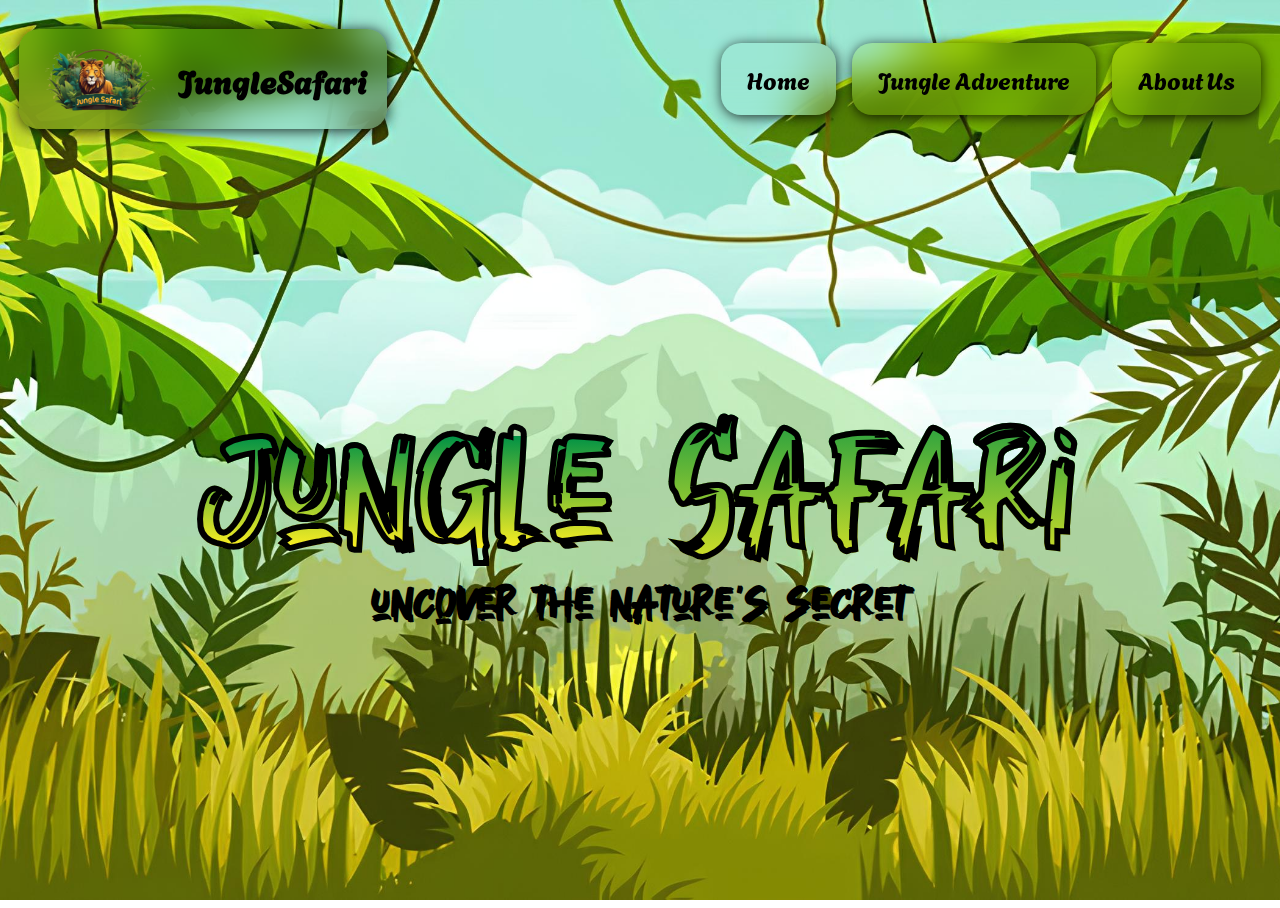
<file: htdocs/index.html>
<!DOCTYPE html>
<html lang="en">
<head>
    <meta charset="UTF-8">
    <meta name="viewport" content="width=device-width, initial-scale=1.0">
    <title>JungleSafari.com</title>
    <link rel="stylesheet" href="jungle.css">
</head>
<body>

    <label >

        <input type="checkbox">
        <div class="toggle">
            <span class="top_line common"></span>
            <span class="middle_line common"></span>
            <span class="bottom_line common"></span>
        </div>

        <div class="slide">
            <div class="num">
                <a href="index.html" class="btn" id="slide-menu-home">Home</a>
                <a href="jungleadventure.html" class="btn"  id="slide-menu-jungleadventure">Jungle Adventure</a>
                <a href="about.html"  id="slide-menu-about">About Us</a>
            </div>
        </div>
    </label>

    <div class="container">
        <div class="header">
            <div class="logoname">
                <div class="logo-box">
                    <img  class="logo-img" src="/htdocs/images/logo.png" alt="">
                    <h1>JungleSafari</h1>
                </div>
            
            </div>
            <nav class="home-navbar">
                <div class="navlink">
                    <div class="home">
                        <a href="index.html">Home</a>
                    </div>
                    <div class="jungleadventure">
                        <a href="jungleadventure.html" class="btn">Jungle Adventure</a>
                    </div>
                    <div class="about">
                        <a href="about.html">About Us</a>
                    </div>
                </div>
            </nav>
        </div>
        <div class="main">
            <h1 id="herotext">Jungle <span id="subhero-text">Safari</span></h1>
            <h3 id="tagline" >uncover the nature's secret</h3>
        </div>


    </div>
</body>
</html>
</file>
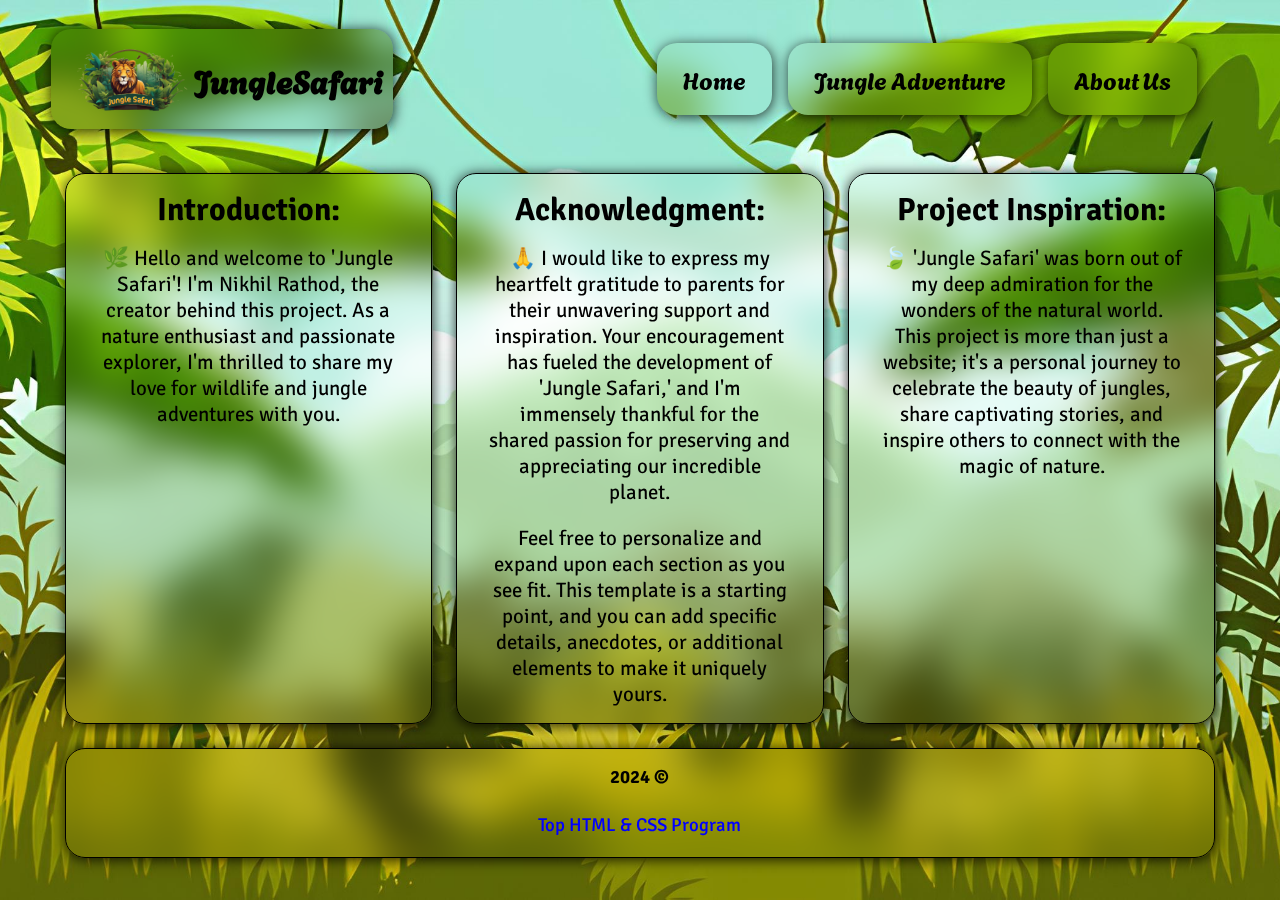
<file: htdocs/about.html>
<!DOCTYPE html>
<html lang="en">
<head>
    <meta charset="UTF-8">
    <meta name="viewport" content="width=device-width, initial-scale=1.0">
    <title>Document</title>
    <link rel="stylesheet" href="about.css">
    
</head>
<body class="body-container">

    <label >

        <input type="checkbox">
        <div class="toggle">
            <span class="top_line common"></span>
            <span class="middle_line common"></span>
            <span class="bottom_line common"></span>
        </div>

        <div class="slide">
            <div class="num">
                <a href="index.html" class="btn" id="slide-menu-home">Home</a>
                <a href="jungleadventure.html" class="btn"  id="slide-menu-jungleadventure">Jungle Adventure</a>
                <a href="about.html"  id="slide-menu-about">About Us</a>
            </div>
        </div>
    </label>

    <div class="container">

        <header class="header-container ">
            <div class="logo">
                <img  class="img-logo" src="/htdocs/images/logo.png" alt="">
                <h1 class="header-title">JungleSafari</h1>
            </div>

            <nav class="navbar">
                <div class="nav-link">
                    <div class="home">
                        <a href="index.html" class="btn" >Home</a>
                    </div>
                    <div class="jungleadventure">
                        <a href="jungleadventure.html" class="btn">Jungle Adventure</a>
                    </div>
                    <div class="about">
                        <a href="#">About Us</a>
                    </div>
                </div>
            </nav>


            
  
        
        </div>
        </header>


        <div class="main-container">
            
            <!-- section 1  -->
            <div class="intro-container">
                <h1>Introduction:</h1>
                <p>🌿 Hello and welcome to 'Jungle Safari'! I'm Nikhil Rathod, the creator behind this project. As a nature enthusiast and passionate explorer, I'm thrilled to share my love for wildlife and jungle adventures with you.</p>
            </div>
            <!-- section 1 -->

            <!-- section 2  -->
            <div class="ackno-container">
                <h1>Acknowledgment:</h1>
                <p>🙏 I would like to express my heartfelt gratitude to parents for their unwavering support and inspiration. Your encouragement has fueled the development of 'Jungle Safari,' and I'm immensely thankful for the shared passion for preserving and appreciating our incredible planet.
                </p><br>
                <p>Feel free to personalize and expand upon each section as you see fit. This template is a starting point, and you can add specific details, anecdotes, or additional elements to make it uniquely yours.</p>
            </div>
            <!-- section 2 -->

            <!-- section 3  -->
            <div class="project-container">
                <h1>Project Inspiration:</h1>
                <p>🍃 'Jungle Safari' was born out of my deep admiration for the wonders of the natural world. This project is more than just a website; it's a personal journey to celebrate the beauty of jungles, share captivating stories, and inspire others to connect with the magic of nature.</p>
            </div>
            <!-- section 3 -->

            <!-- section 4  -->
            <div class="footer-container">
                <h3>2024 © <a>Top HTML & CSS Program </a></h3>
            </div>
            <!-- section 4 -->

        </div>
    </div>
    

</body>
</html>
</file>
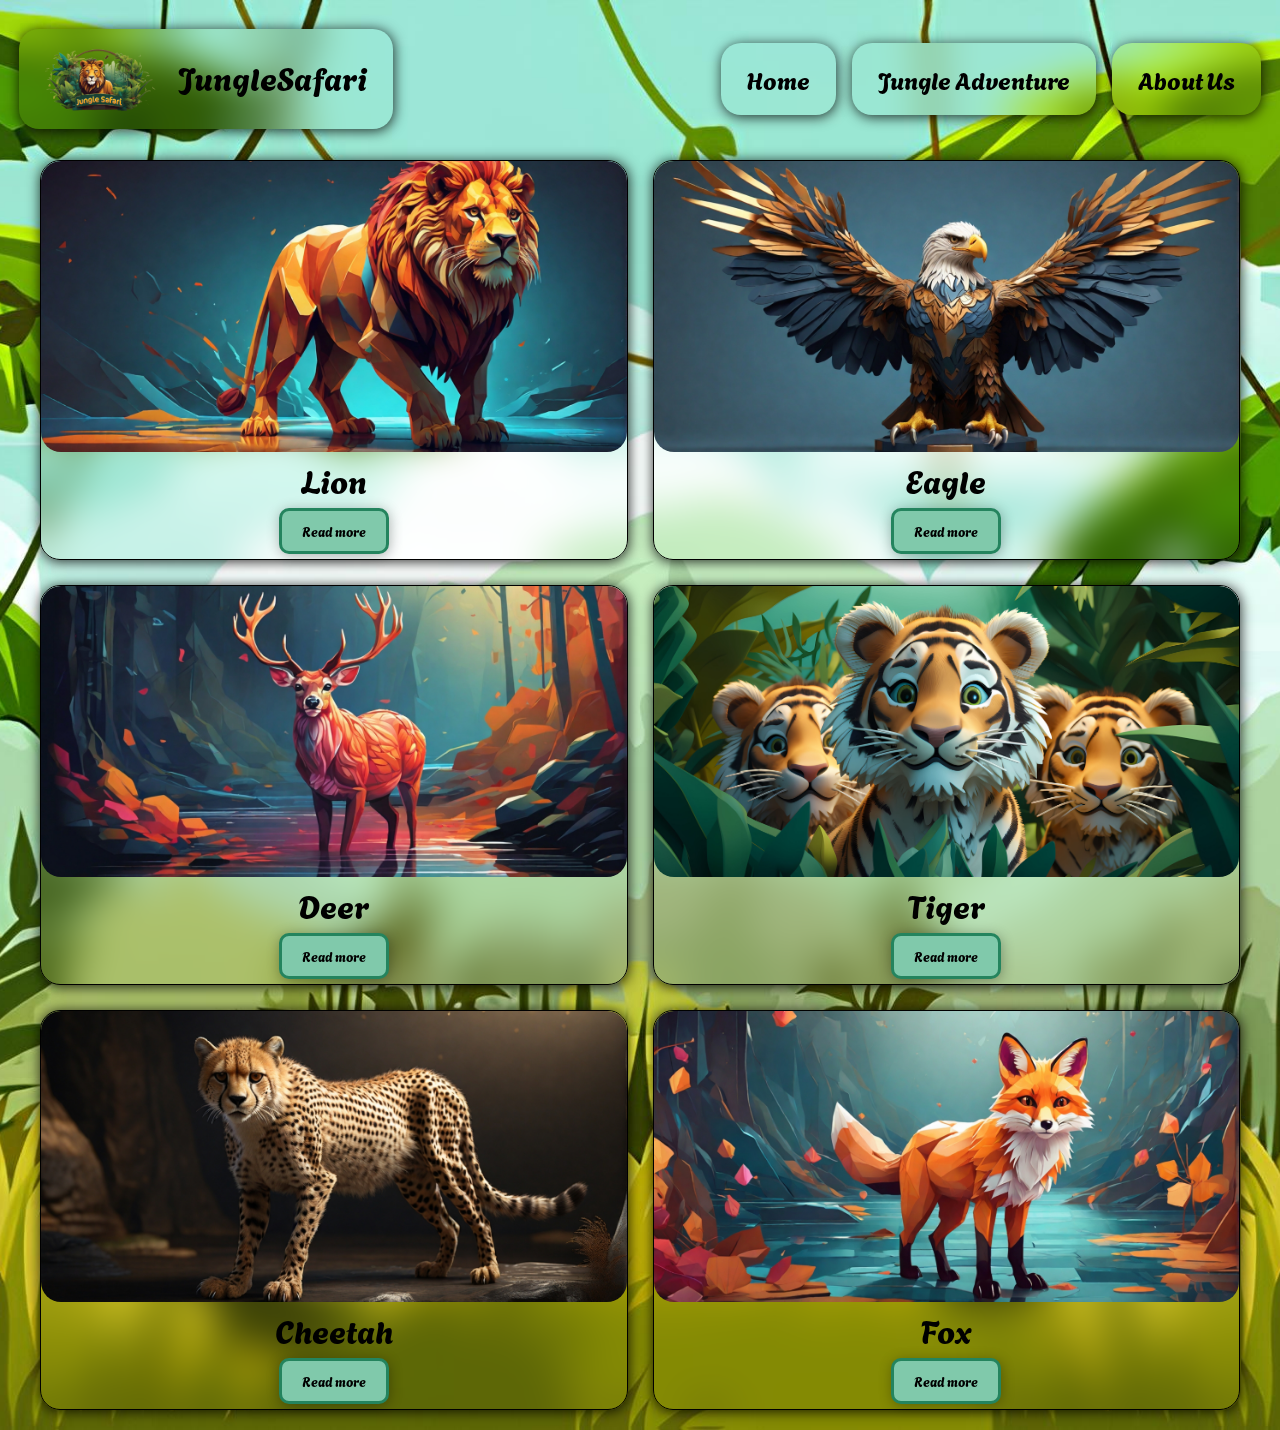
<file: htdocs/jungleadventure.html>
<!DOCTYPE html>
<html lang="en">
<head>
    <meta charset="UTF-8">
    <meta name="viewport" content="width=device-width, initial-scale=1.0">
    <title>Document</title>
    <link rel="stylesheet" href="jungleadventure.css">
</head>
<body>

    <label >

        <input type="checkbox">
        <div class="toggle">
            <span class="top_line common"></span>
            <span class="middle_line common"></span>
            <span class="bottom_line common"></span>
        </div>

        <div class="slide">
            <div class="num">
                <a href="index.html" class="btn" id="slide-menu-home">Home</a>
                <a href="jungleadventure.html" class="btn"  id="slide-menu-jungleadventure">Jungle Adventure</a>
                <a href="about.html"  id="slide-menu-about">About Us</a>
            </div>
        </div>
    </label>

    <div class="item" id="header">
        <div class="header-title">
            <div class="image-box">
                <img  class="logo-img" src="/htdocs/images/logo.png" alt="">
                <h1 class="herotext">JungleSafari</h1>
            </div>
        
        </div>
        <nav>   
            <div class="navlink">
                <div class="home">
                    <a href="index.html" class="btn">Home</a>
                </div>
                <div class="jungleadventure">
                    <a href="jungleadventure.html" class="btn">Jungle Adventure</a>
                </div>
                <div class="about">
                    <a href="about.html">About Us</a>
                </div>
            </div>
        </nav>
    </div>
    
    <div class="grid-wrapper">
        
        <div class="box">
            <img src="/htdocs/images/lion.jpg" class="card-image"height="73%" >
            <h1>Lion</h1>
            <button>Read more</button>
        </div>
        <div class="box">
            <img src="/htdocs/images/eagle.jpg" class="card-image" height="73%">
            <h1>Eagle</h1>
            <button>Read more</button>
        </div>
        <div class="box">
            <img src="/htdocs/images/deer.jpg" class="card-image" height="73%">
            <h1>Deer</h1>
            <button>Read more</button>
        </div>
        <div class="box">
            <img src="/htdocs/images/tiger.jpg" class="card-image" height="73%">
            <h1>Tiger</h1>
            <button>Read more</button>
        </div>
        <div class="box">
            <img src="/htdocs/images/cheetah1.jpg" class="card-image" height="73%">
            <h1>Cheetah</h1>
            <button>Read more</button>
        </div>
        <div class="box">
            <img src="/htdocs/images/fox.jpg" class="card-image" height="73%">
            <h1>Fox</h1> 
            <button>Read more</button>
        </div>
    </div>
</body>
</html>
</file>
<file: htdocs/jungle.css>
@font-face {
    font-family: bodyfont;
    src: url(/htdocs/Agbalumo-Regular.ttf);
}
@font-face {
    font-family: herofont;
    src: url(/htdocs/The\ Lost\ Dungeon.ttf);
}
*{
    margin: 0;
    padding: 0;
    box-sizing: border-box;
    font-family: bodyfont;
    text-decoration: none;
}
body{
    width: 100vw;
    height: 100vh;
    background-image: url(/htdocs/images/jungle11.jpg);
    background-position: center;
    background-repeat: no-repeat;
    background-size: cover;
    background-attachment: fixed;
    overflow-x: hidden;
}
.container{
    width: 100vw;
    height: 100%;
    /* background-image: url(/new/jungle11.jpg);
    background-position: center;
    background-repeat: no-repeat;
    background-size:cover; */
}
.logoname{
    backdrop-filter: blur(20px);
    background: transparent;
    box-shadow:  0.7px 1.9px 12.9px rgba(0, 0, 0,0.8);
    border-radius: 20px;
    padding: 10px 20px 10px 0;
    margin-top: 50px;
}
.logo-box{
    display: flex;
    color: rgb(0, 0, 0);
    align-items: center;
    justify-content: center;
    gap: 1rem;
     
}

.logo-img {
    width: auto;
    height: 80px;
    position: relative;
    left: 10px;
}
.header{
    width: 100%;
    height: 12vh;
    /* background-color: black; */
    display: flex;
    align-items: center;
    justify-content: space-between;
    padding: 1rem 1.5%;
}
/* nav{
    backdrop-filter: blur(20px);
    background: transparent;
    box-shadow:  0.7px 1.9px 12.9px rgba(0, 0, 0,0.8);
    border-radius: 20px;
    padding: 10px 20px 10px 0;
    margin-top: 50px;
} */
.navlink{
    display: flex;
    align-items: center;
    gap: 1rem;
}
.navlink a {
    margin: 0.5rem auto;
    padding: 0 1rem;
    color: black;
    font-family: bodyfont;
}
 .home{
    backdrop-filter: blur(20px);
    background: transparent;
    box-shadow:  0.7px 1.9px 12.9px rgba(0, 0, 0,0.8);
    border-radius: 20px;
    padding: 10px ;
    margin-top: 50px;
} 
.about{
    backdrop-filter: blur(20px);
    background: transparent;
    box-shadow:  0.7px 1.9px 12.9px rgba(0, 0, 0,0.8);
    border-radius: 20px;
    padding: 10px ;
    margin-top: 50px;
} 
.jungleadventure{
    backdrop-filter: blur(20px);
    background: transparent;
    box-shadow:  0.7px 1.9px 12.9px rgba(0, 0, 0,0.8);
    border-radius: 20px;
    padding: 10px ;
    margin-top: 50px;
} 
nav a{
    padding: 0 1rem;
    font-size: 1.5rem;
    color: black;
    font-family: bodyfont;

}

/* .btn{
    background-color:rgb(155,230,210) ;
    border-radius: 10px;
    padding: 10px 20px;
    box-shadow:  0.7px 1.9px 12.9px rgba(0, 0, 0,0.8);
} */
.jungleadventure:hover{
    background-color:rgb(202,244,232) ;
    border-radius: 20px;

}
.home:hover{
    background-color:rgb(202,244,232) ;
    border-radius: 20px;

}
.about:hover{
    background-color:rgb(202,244,232) ;
    border-radius: 20px;

}

.main{
    width: 100%;
    height: 80%;
    display: flex;
    flex-direction: column;
    align-items: center;
    justify-content: center;
   line-height: 7rem;
   margin: 5rem auto;
   text-align: center;
   
}
#herotext{
    font-size: 10rem;
    font-family:herofont ;
    /* background-color:linear-gradient(to bottom right,#009245,#FCEE21); */
    /* color:linear-gradient(to bottom right,#009245,#FCEE21); */
    
    background: -webkit-linear-gradient(#009245, #FCEE21);
    -webkit-background-clip: text;
    -webkit-text-fill-color: transparent;
    -webkit-text-stroke: 1px black;
    
}
#subhero-text{
    font-size: 10rem;
    font-family:herofont ;
    background: -webkit-linear-gradient(#009245, #FCEE21);
    -webkit-background-clip: text;
    -webkit-text-fill-color: transparent;
    -webkit-text-stroke: 1px black;

}
#tagline{
    font-family: herofont;
    font-size: 3rem;
    color: rgb(0, 0, 0);
    
}
/* h1 {
    
    background: -webkit-linear-gradient(#009245, #FCEE21);
    -webkit-background-clip: text;
    -webkit-text-fill-color: transparent;
  } */

  /* hamburger start here  */

.num{
    font-family: bodyfont;
    margin: 15rem auto;
    text-align: center;  
    display: flex;
    align-items: center;
    justify-content: center;
    flex-direction: column;
}
.num a{
    color: black;
}
#slide-menu-home{
    backdrop-filter: blur(20px);
    background: transparent;
    box-shadow:  0.7px 1.9px 12.9px rgba(0, 0, 0,0.8);
    border-radius: 20px;
    padding: 10px ;
    margin:0 14rem ;
}
#slide-menu-jungleadventure{
    backdrop-filter: blur(20px);
    background: transparent;
    box-shadow:  0.7px 1.9px 12.9px rgba(0, 0, 0,0.8);
    border-radius: 20px;
    padding: 10px ;
    margin:1rem 14rem ;

}
#slide-menu-about{
    backdrop-filter: blur(20px);
    background: transparent;
    box-shadow:  0.7px 1.9px 12.9px rgba(0, 0, 0,0.8);
    border-radius: 20px;
    padding: 10px ;
    margin:0 14rem;

}

#slide-menu-home:hover{
    background-color:rgb(202,244,232) ;
    border-radius: 20px;
}
#slide-menu-jungleadventure:hover{
    background-color:rgb(202,244,232) ;
    border-radius: 20px;
}
#slide-menu-about:hover{
    background-color:rgb(202,244,232) ;
    border-radius: 20px;
}
.slide{

    height: 100%;
    position: fixed;
    left: 0;
    top: 0;
    width: 100%;
    z-index: 10;
    transform: translateX(-100%);
    transition: transform 250ms ease-in-out;
    backdrop-filter: blur(20px);
    background: transparent;

}

a{
    margin-top:20px ;
    color: blue;
    font-weight: 500;
    padding: 5px 0;
    display: block;
    text-transform: capitalize;
    text-decoration: none;
    transition: 0.2s ease-out;
}

input{

    display: none;
    visibility: hidden;
    -webkit-appearance: none;

}

.toggle{
    position: absolute;
    height: 50px;
    width: 50px;
    border: 1px solid black;
    backdrop-filter: blur(20px);
    background: transparent;
    box-shadow:  0.7px 1.9px 10.9px rgba(0, 0, 0,0.5);
    z-index: 11;
    cursor: pointer;
    border-radius: 2px;
    top: 3rem;
    right: 4rem;
    display: none;
}

.toggle .common{
    position: absolute;
    height: 3px;
    width: 30px;
    background-color: rgb(0, 0, 0);
    border-radius: 50px;
    transition: 0.3s ease;
}
.toggle .top_line{
    top: 30%;
    left: 50%;
    transform: translate(-50%,-50%);

}
.toggle .middle_line{
    top: 50%;
    left: 50%;
    transform: translate(-50%,-50%);
    
}
.toggle .bottom_line{
    top: 70%;
    left: 50%;
    transform: translate(-50%,-50%);
    
}

input:checked ~ .toggle .top_line{
    left: -1px;
    top: 22px;

    width: 50px;
    transform: rotate(45deg);

}

input:checked ~ .toggle .middle_line{
    opacity: 0;
    transform: translateX(20px);
    
}
input:checked ~ .toggle .bottom_line{
    left: -1px;
    top: 22px;
    
    width: 50px;
    transform: rotate(-45deg);
    
}

input:checked ~ .slide{
    transform: translate(0);
    box-shadow: 0 0 0 15px rgba(0, 0, 0, 0.5);
}


/* hamburger end here  */

@media screen and (max-width:768px)  {
    .logo-box h1{
        display: none;
    }
    .home-navbar{
    display: none;
   }

    .toggle{
        display: block;
        /* top: 4.6rem; */
        right: 3rem;
    }
    .num a{
        width: 60%;
        font-size: 1.2rem;
    }
    .main{
        text-align: center;
        
    }
    #subhero-text{
        line-height: 200px;
    }

}
@media screen and (max-width:1079px) and (min-width:768px) {
    .logo-box h1{
        display: none;
    }
    .home-navbar{
        display: none;
       }
    .toggle{
        display: block;
        /* top: 4.6rem; */
        right: 4rem;
    }
    .main{
        text-align: center;
    }
    .num a{
        width: 50%;
        font-size: 1.5rem;
    }
    #subhero-text{
        line-height: 200px;
    }
}

@media screen and (max-width:2300px) and (min-width:1080px) {
   
    .toggle{
        display: none;
    }
    
}
</file>
<file: htdocs/about.css>
@font-face {
    font-family: bodyfont;
    src: url(/htdocs/Agbalumo-Regular.ttf);
}
@font-face {
    font-family: subfont;
    src: url(/htdocs/SignikaNegative.ttf);
}
*{
    margin: 0;
    padding: 0;
    box-sizing: border-box;
    text-decoration: none;
    /* overflow-x: hidden; */
}
.body-container{
    width: 100vw;
    height: 100%;
    background-image: url(/htdocs/images/jungle11.jpg);
    background-position: center;
    background-repeat: no-repeat;
    background-size: cover;
    background-attachment: fixed;
    overflow-x: hidden;
}
/* header work start here */

.header-container{
    width: 100%;
    height: 12vh;
    display: flex;
    padding: 1rem 1.5%;
    align-items: center;
    justify-content: space-between;
}
.header-title{
    font-family: bodyfont;
    height: auto;
}
.logo{
    display: flex;
    align-items: center;
    backdrop-filter: blur(20px);
    background: transparent;
    box-shadow:  0.7px 1.9px 12.9px rgba(0, 0, 0,0.8);
    border-radius: 20px;
    padding: 10px 10px 10px 0;
    margin-top: 50px;
    margin-left: 2rem;   
    /* position: absolute;  */
}
.img-logo{
    width: auto;
    height: 80px;
    position: relative;
    left: 10px;

}
.navbar{
    padding: 0 2rem;
}
.nav-link{
    display: flex;
    align-items: center;
    font-size:1.5rem ;
    gap: 0 1rem;
    margin-right:2rem ;
    
}
.nav-link a{
    padding: 0 1rem;
    color: black;
    font-family: bodyfont;
    margin: 0.5rem auto;

   
}
.home{
    backdrop-filter: blur(20px);
    background: transparent;
    box-shadow:  0.7px 1.9px 12.9px rgba(0, 0, 0,0.8);
    border-radius: 20px;
    padding: 10px ;
    margin-top: 50px;

} 
   
.about{
    backdrop-filter: blur(20px);
    background: transparent;
    box-shadow:  0.7px 1.9px 12.9px rgba(0, 0, 0,0.8);
    border-radius: 20px;
    padding: 10px ;
    margin-top: 50px;
} 
.jungleadventure{
    backdrop-filter: blur(20px);
    background: transparent;
    box-shadow:  0.7px 1.9px 12.9px rgba(0, 0, 0,0.8);
    border-radius: 20px;
    padding: 10px ;
    margin-top: 50px;
} 
.jungleadventure:hover{
    background-color:rgb(202,244,232) ;
    border-radius: 20px;

}
.home:hover{
    background-color:rgb(202,244,232) ;
    border-radius: 20px;

}
.about:hover{
    background-color:rgb(202,244,232) ;
    border-radius: 20px;
}

/* hamburger start here  */

.num{
    font-family: bodyfont;
    margin: 15rem auto;
    text-align: center;  
    display: flex;
    align-items: center;
    justify-content: center;
    flex-direction: column;
}
.num a{
    color: black;
}
#slide-menu-home{
    backdrop-filter: blur(20px);
    background: transparent;
    box-shadow:  0.7px 1.9px 12.9px rgba(0, 0, 0,0.8);
    border-radius: 20px;
    padding: 10px ;
    margin:0 14rem ;
}
#slide-menu-jungleadventure{
    backdrop-filter: blur(20px);
    background: transparent;
    box-shadow:  0.7px 1.9px 12.9px rgba(0, 0, 0,0.8);
    border-radius: 20px;
    padding: 10px ;
    margin:1rem 14rem ;

}
#slide-menu-about{
    backdrop-filter: blur(20px);
    background: transparent;
    box-shadow:  0.7px 1.9px 12.9px rgba(0, 0, 0,0.8);
    border-radius: 20px;
    padding: 10px ;
    margin:0 14rem;

}

#slide-menu-home:hover{
    background-color:rgb(202,244,232) ;
    border-radius: 20px;
}
#slide-menu-jungleadventure:hover{
    background-color:rgb(202,244,232) ;
    border-radius: 20px;
}
#slide-menu-about:hover{
    background-color:rgb(202,244,232) ;
    border-radius: 20px;
}
.slide{

    height: 100%;
    position: fixed;
    left: 0;
    top: 0;
    width: 100%;
    z-index: 10;
    transform: translateX(-100%);
    transition: transform 250ms ease-in-out;
    backdrop-filter: blur(20px);
    background: transparent;

}

a{
    margin-top:20px ;
    color: blue;
    font-weight: 500;
    padding: 5px 0;
    display: block;
    text-transform: capitalize;
    text-decoration: none;
    transition: 0.2s ease-out;
}

input{

    display: none;
    visibility: hidden;
    -webkit-appearance: none;

}

.toggle{
    position: absolute;
    height: 50px;
    width: 50px;
    /* background-color: white; */
    border: 1px solid black;
    backdrop-filter: blur(20px);
    background: transparent;
    box-shadow:  0.7px 1.9px 10.9px rgba(0, 0, 0,0.5);
    z-index: 11;
    cursor: pointer;
    border-radius: 2px;
    top: 3.3rem;
    right: 4rem;
    /* box-shadow: 0 0 0 10px rgba(0,0,0,0.3); */
}

.toggle .common{
    position: absolute;
    height: 3px;
    width: 30px;
    background-color: rgb(0, 0, 0);
    border-radius: 50px;
    transition: 0.3s ease;
}
.toggle .top_line{
    top: 30%;
    left: 50%;
    transform: translate(-50%,-50%);

}
.toggle .middle_line{
    top: 50%;
    left: 50%;
    transform: translate(-50%,-50%);
    
}
.toggle .bottom_line{
    top: 70%;
    left: 50%;
    transform: translate(-50%,-50%);
    
}

input:checked ~ .toggle .top_line{
    left: -1px;
    top: 22px;

    width: 50px;
    transform: rotate(45deg);

}

input:checked ~ .toggle .middle_line{
    opacity: 0;
    transform: translateX(20px);
    
}
input:checked ~ .toggle .bottom_line{
    left: -1px;
    top: 22px;
    
    width: 50px;
    transform: rotate(-45deg);
    
}

input:checked ~ .slide{
    transform: translate(0);
    box-shadow: 0 0 0 15px rgba(0, 0, 0, 0.5);
}

/* header work end here */


/* content section work start here */
.main-container{
    margin: 4rem ;
    display: grid;
    gap: 1.5rem;
    padding: 0.5px ;
    font-family: subfont;
    justify-content: center;
    grid-template-columns: repeat(1,1fr);

}
.intro-container{
    border: 1px solid black;
    backdrop-filter: blur(20px);
    background: transparent;
    box-shadow:  0.7px 1.9px 12.9px rgba(0, 0, 0,0.8);
    border-radius: 20px;
    padding: 1rem 2rem;
    
}
.intro-container h1{
    text-align: center;
    margin-bottom: 1rem;
}
.intro-container p{
    font-size: 1.3rem;
    text-align: center;
}
.ackno-container{
    
    border: 1px solid black;
    backdrop-filter: blur(20px);
    background: transparent;
    box-shadow:  0.7px 1.9px 12.9px rgba(0, 0, 0,0.8);
    border-radius: 20px;
    padding: 1rem 2rem;
}
.ackno-container h1{
    text-align: center;
    margin-bottom: 1rem;
}
.ackno-container p{
    text-align: center;
    font-size: 1.3rem;
}
.project-container{

    /* height: 400px; */
    border: 1px solid black;
    backdrop-filter: blur(20px);
    background: transparent;
    box-shadow:  0.7px 1.9px 12.9px rgba(0, 0, 0,0.8);
    border-radius: 20px;
    padding: 1rem 2rem;
}
.project-container h1{
    text-align: center;
    margin-bottom: 1rem;
}
.project-container p{
    text-align: center;
    font-size: 1.3rem;
}
/* content section work end here */

/* footer section start here */
.footer-container{
    width: 100%;
    text-align: center;
    border: 1px solid black;
    backdrop-filter: blur(20px);
    background: transparent;
    box-shadow:  0.7px 1.9px 12.9px rgba(0, 0, 0,0.8);
    border-radius: 20px;
    padding: 1rem 2rem;
    /* grid-column: span 3; */
}

/* footer section end here */

/* responsive  design start here*/


@media screen and (max-width:768px)  {
    .main-container{
        grid-template-columns: repeat(1,1fr);
    }
    .header-title{
        display: none;
    }
    .navbar{
        display: none;
    }
    .img-logo{
        width: auto;
        height: 80px;
        position: relative;
        left: 10px;
       
    }
    .toggle{
        display: block;
        top: 3rem;
        right: 3rem;
    }
    .num a{
        width: 60%;
        font-size: 1.2rem;
    }
    .main #herotext{
       text-align: center;
    } 
    .main #tagline{
        text-align: center;
     } 

}
@media screen and (max-width:1079px) and (min-width:768px) {
    .main-container{
        grid-template-columns: repeat(2,1fr);
    }
    .intro-container{
        grid-row: span 1; 
    }
    .ackno-container{
        grid-row: span 2;
    }
    .project-container{
        grid-row: span 1;
    }
    .footer-container{
        grid-column: span 2;
    }
    .header-title{
        display: none;
    }
    .header-container{
        position: relative;
    }
    .navbar{
        display: none;
    }
    .toggle{
        display: block;
        top: 3rem;
        right: 4rem;
    }
    .num a{
        width: 50%;
        font-size: 1.5rem;
    }
    
}
@media screen and (max-width:2300px) and (min-width:1080px) {
    .main-container{
        width: 90%;
        grid-template-columns: repeat(3,1fr);
    }
    .intro-container{
        grid-row: span 2; 
    }
    .ackno-container{
        grid-row: span 2;
    }
    .project-container{
        grid-row: span 2;
    }
    .footer-container{
        grid-column: span 3;
    }
    .toggle{
        display: none;
    }
    
}

/* responsive  design end here*/
</file>
<file: htdocs/jungleadventure.css>
@font-face {
    font-family: bodyfont;
    src: url(/htdocs/Agbalumo-Regular.ttf);
}
*{
    margin: 0;
    padding: 0;
    box-sizing: border-box;
    text-decoration: none;
    font-family: bodyfont;
}
body{
    min-width: 100vw;
    min-height: 100vh;
    background-image: url(/htdocs/images/jungle11.jpg);
    background-position: center;
    background-repeat: no-repeat;
    background-size:cover;
    overflow-x: hidden;
    
}
/*header design start here*/
#header{
    height: 12vh;
    display: flex;
    align-items: center;
    justify-content: space-between;
    padding: 1rem 1.5%;
    margin-bottom: 2rem;
}
.header-title{
    backdrop-filter: blur(20px);
    background: transparent;
    box-shadow:  0.7px 1.9px 12.9px rgba(0, 0, 0,0.8);
    border-radius: 20px;
    padding: 10px 10px 10px 0;
    margin-top: 50px;
}
.image-box{
    display: flex;
    align-items: center;
    /* padding: 1rem 1rem; */
    
}
.logo-img{
    width: auto;
    height: 80px;
    position: relative;
    left: 10px;
}
.herotext{
    padding: 0 1rem;
}
nav a{
    padding: 0 1rem;
    color: black;
}
.navlink{
    display: flex;
    align-items: center;
    font-size: 1.5rem;
    gap: 0 1rem;


   
}
.navlink a {
    margin: 0.5rem auto;
    padding: 0 1rem;
    color: black;
    font-family: bodyfont;
}

.home{
    backdrop-filter: blur(20px);
    background: transparent;
    box-shadow:  0.7px 1.9px 12.9px rgba(0, 0, 0,0.8);
    border-radius: 20px;
    padding: 10px ;
    margin-top: 50px;
} 
.about{
    backdrop-filter: blur(20px);
    background: transparent;
    box-shadow:  0.7px 1.9px 12.9px rgba(0, 0, 0,0.8);
    border-radius: 20px;
    padding: 10px ;
    margin-top: 50px;
} 
.jungleadventure{
    backdrop-filter: blur(20px);
    background: transparent;
    box-shadow:  0.7px 1.9px 12.9px rgba(0, 0, 0,0.8);
    border-radius: 20px;
    padding: 10px ;
    margin-top: 50px;
} 
.jungleadventure:hover{
    background-color:rgb(202,244,232) ;
    border-radius: 20px;

}
.home:hover{
    background-color:rgb(202,244,232) ;
    border-radius: 20px;

}
.about:hover{
    background-color:rgb(202,244,232) ;
    border-radius: 20px;

}
/*header design end here*/
.grid-wrapper{
    display: grid;
    grid-template-columns: repeat(auto-fit,minmax(400px,1fr));
    grid-gap: 25px;
    padding: 20px 40px;
    justify-content: center;
}
.box{
    height: 400px;
    border: 1px solid black;
    border-radius: 20px;
    text-align: center;
    backdrop-filter: blur(20px);
    background: transparent;
    box-shadow:  0.7px 1.9px 12.9px rgba(0, 0, 0,0.8);
}
img{
    width: 100%;
    border-radius:20px ;
}
.card-image{
    object-fit: cover;
    object-position: center;
    /* position: absolute; */
    width: 100%;
    /* height: 100%; */
}
button{
    padding: 10px 20px;
    border-radius: 10px;
    margin-bottom: 5px;
    box-shadow:  0.7px 1.9px 12.9px rgba(0, 0, 0,0.3);
    border: 3px solid rgb(36,132,94);
    background-color: rgb(128,201,171);
}
button:hover{
    background-color:rgb(240,100,35) ;
    border-radius: 10px;

}
h1{
    font-weight: 100;
    margin-bottom: 5px;
}




/* hamburger start here  */
.num{
    font-family: bodyfont;
    margin: 15rem auto;
    text-align: center;  
    display: flex;
    align-items: center;
    justify-content: center;
    flex-direction: column;
}
.num a{
    color: black;
}
#slide-menu-home{
    backdrop-filter: blur(20px);
    background: transparent;
    box-shadow:  0.7px 1.9px 12.9px rgba(0, 0, 0,0.8);
    border-radius: 20px;
    padding: 10px ;
    margin:0 14rem ;
}
#slide-menu-jungleadventure{
    backdrop-filter: blur(20px);
    background: transparent;
    box-shadow:  0.7px 1.9px 12.9px rgba(0, 0, 0,0.8);
    border-radius: 20px;
    padding: 10px ;
    margin:1rem 14rem ;

}
#slide-menu-about{
    backdrop-filter: blur(20px);
    background: transparent;
    box-shadow:  0.7px 1.9px 12.9px rgba(0, 0, 0,0.8);
    border-radius: 20px;
    padding: 10px ;
    margin:0 14rem;

}

#slide-menu-home:hover{
    background-color:rgb(202,244,232) ;
    border-radius: 20px;
}
#slide-menu-jungleadventure:hover{
    background-color:rgb(202,244,232) ;
    border-radius: 20px;
}
#slide-menu-about:hover{
    background-color:rgb(202,244,232) ;
    border-radius: 20px;
}
.slide{

    height: 100%;
    position: fixed;
    left: 0;
    top: 0;
    width: 100%;
    z-index: 10;
    transform: translateX(-100%);
    transition: transform 250ms ease-in-out;
    backdrop-filter: blur(20px);
    background: transparent;

}

a{
    margin-top:20px ;
    color: blue;
    font-weight: 500;
    padding: 5px 0;
    display: block;
    text-transform: capitalize;
    text-decoration: none;
    transition: 0.2s ease-out;
}

input{

    display: none;
    visibility: hidden;
    -webkit-appearance: none;

}

.toggle{
    position: absolute;
    height: 50px;
    width: 50px;
    /* background-color: white; */
    border: 1px solid black;
    backdrop-filter: blur(20px);
    background: transparent;
    box-shadow:  0.7px 1.9px 10.9px rgba(0, 0, 0,0.5);
    z-index: 11;
    cursor: pointer;
    border-radius: 2px;
    top: 3.3rem;
    right: 4rem;
    /* box-shadow: 0 0 0 10px rgba(0,0,0,0.3); */
}

.toggle .common{
    position: absolute;
    height: 3px;
    width: 30px;
    background-color: rgb(0, 0, 0);
    border-radius: 50px;
    transition: 0.3s ease;
}
.toggle .top_line{
    top: 30%;
    left: 50%;
    transform: translate(-50%,-50%);

}
.toggle .middle_line{
    top: 50%;
    left: 50%;
    transform: translate(-50%,-50%);
    
}
.toggle .bottom_line{
    top: 70%;
    left: 50%;
    transform: translate(-50%,-50%);
    
}

input:checked ~ .toggle .top_line{
    left: -1px;
    top: 22px;

    width: 50px;
    transform: rotate(45deg);

}

input:checked ~ .toggle .middle_line{
    opacity: 0;
    transform: translateX(20px);
    
}
input:checked ~ .toggle .bottom_line{
    left: -1px;
    top: 22px;
    
    width: 50px;
    transform: rotate(-45deg);
    
}

input:checked ~ .slide{
    transform: translate(0);
    box-shadow: 0 0 0 15px rgba(0, 0, 0, 0.5);
}
/* hamburger start here  */

/* responsive  design start here*/


@media screen and (max-width:768px)  {
    .grid-wrapper{
        text-align: center;
    }
    .image-box .herotext{
        display: none;
    }
    .navlink{
        display: none;
    }
    .toggle{
        display: block;
        top: 3rem;
        right: 3rem;
    }
    .num a{
        width: 60%;
        font-size: 1.2rem;
    }
    .main #herotext{
       text-align: center;
    } 
    .main #tagline{
        text-align: center;
     } 

}
@media screen and (max-width:1079px) and (min-width:768px) {
    .image-box .herotext{
        display: none;
    }
    .navlink{
        display: none;
    }
    .toggle{
        display: block;
        top: 3rem;
        right: 4rem;
    }
    .num a{
        width: 50%;
        font-size: 1.5rem;
    }
    
}
@media screen and (max-width:2300px) and (min-width:1080px) {
    
    .toggle{
        display: none;
    }
    
}

/* responsive  design end here*/
</file>
